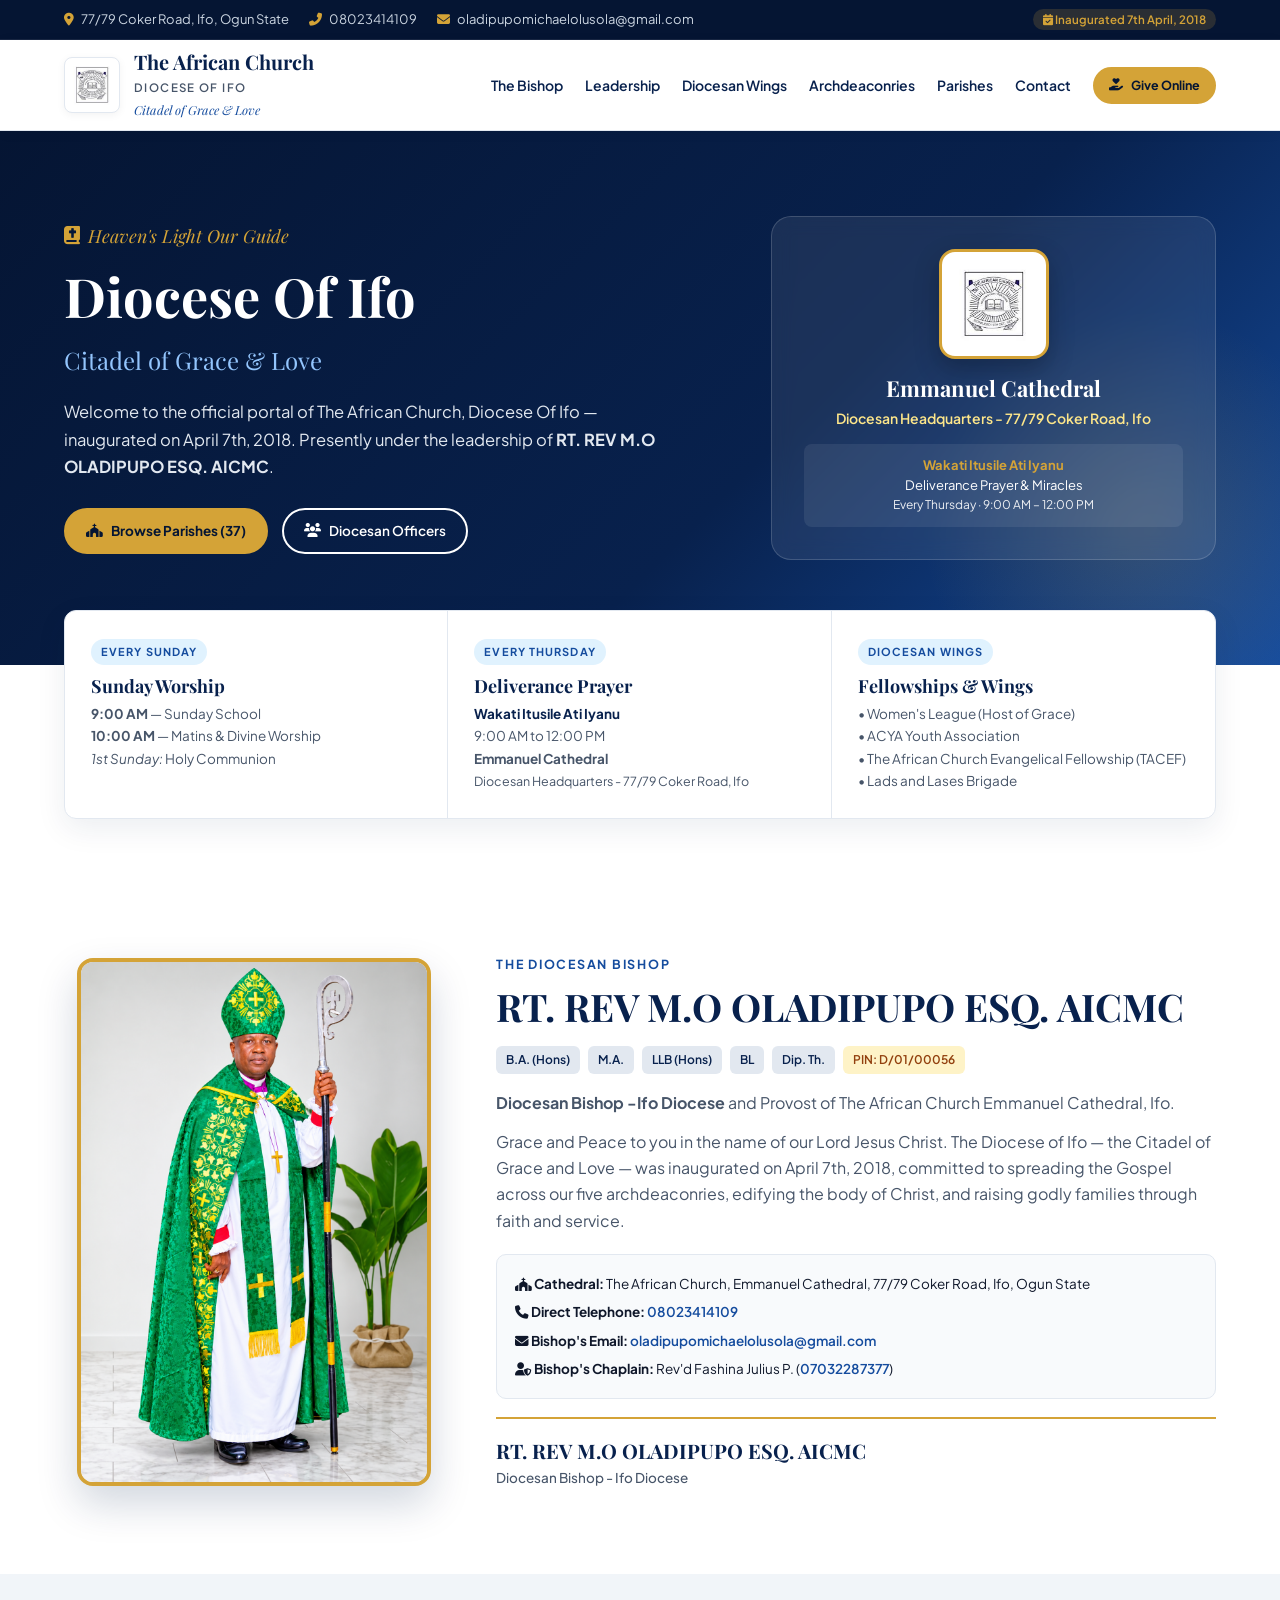
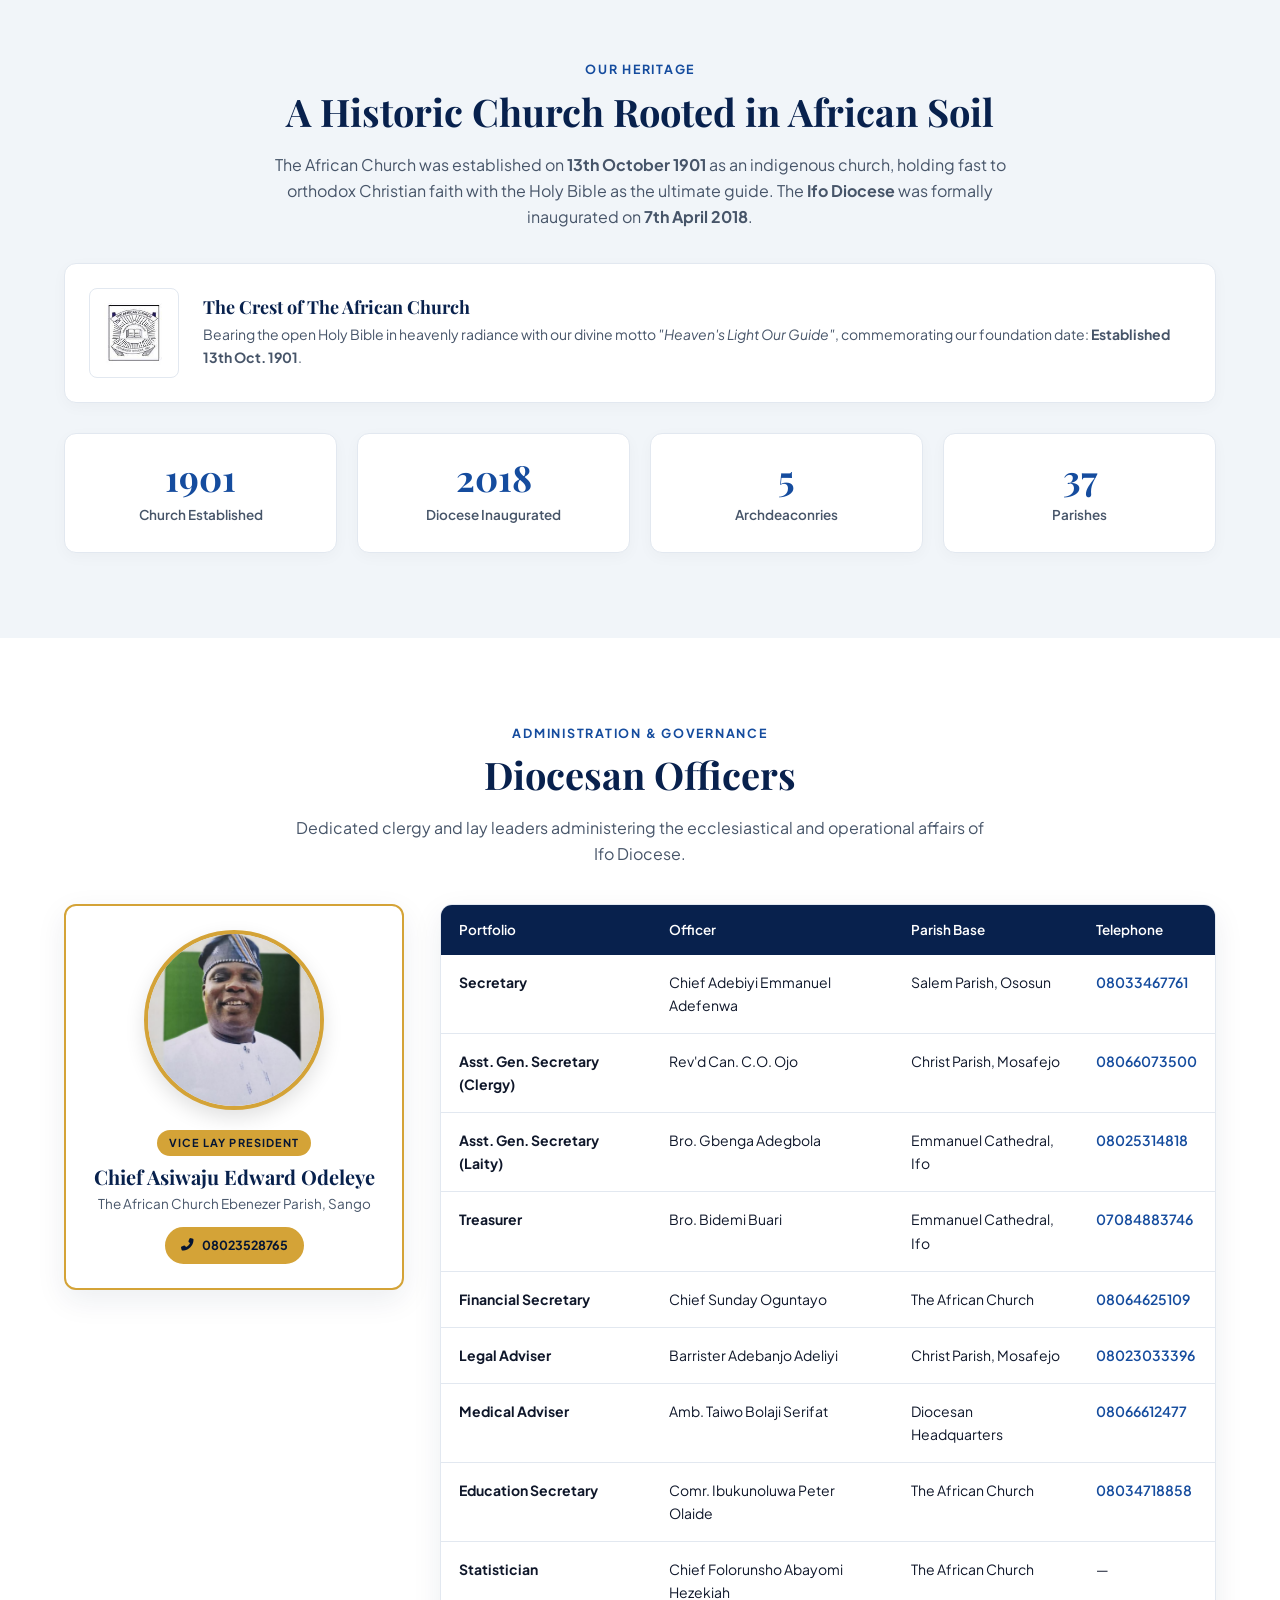
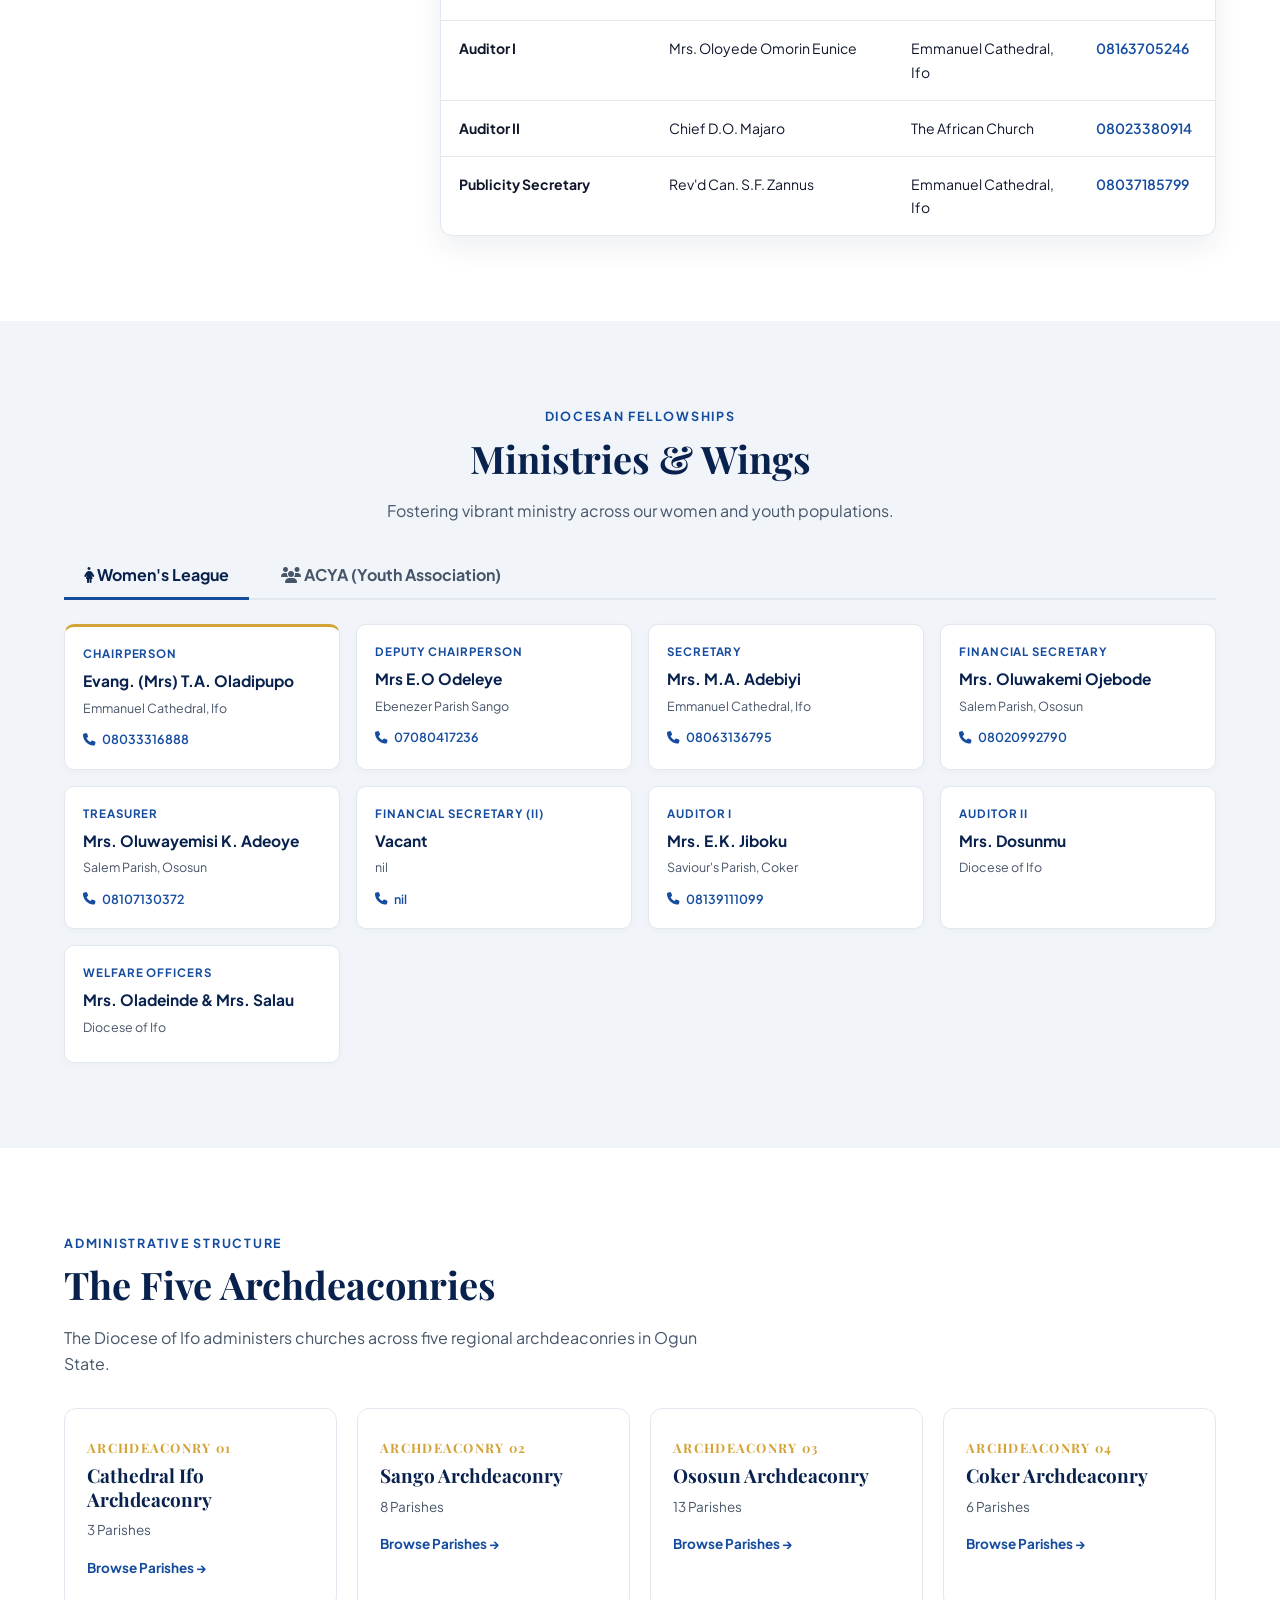
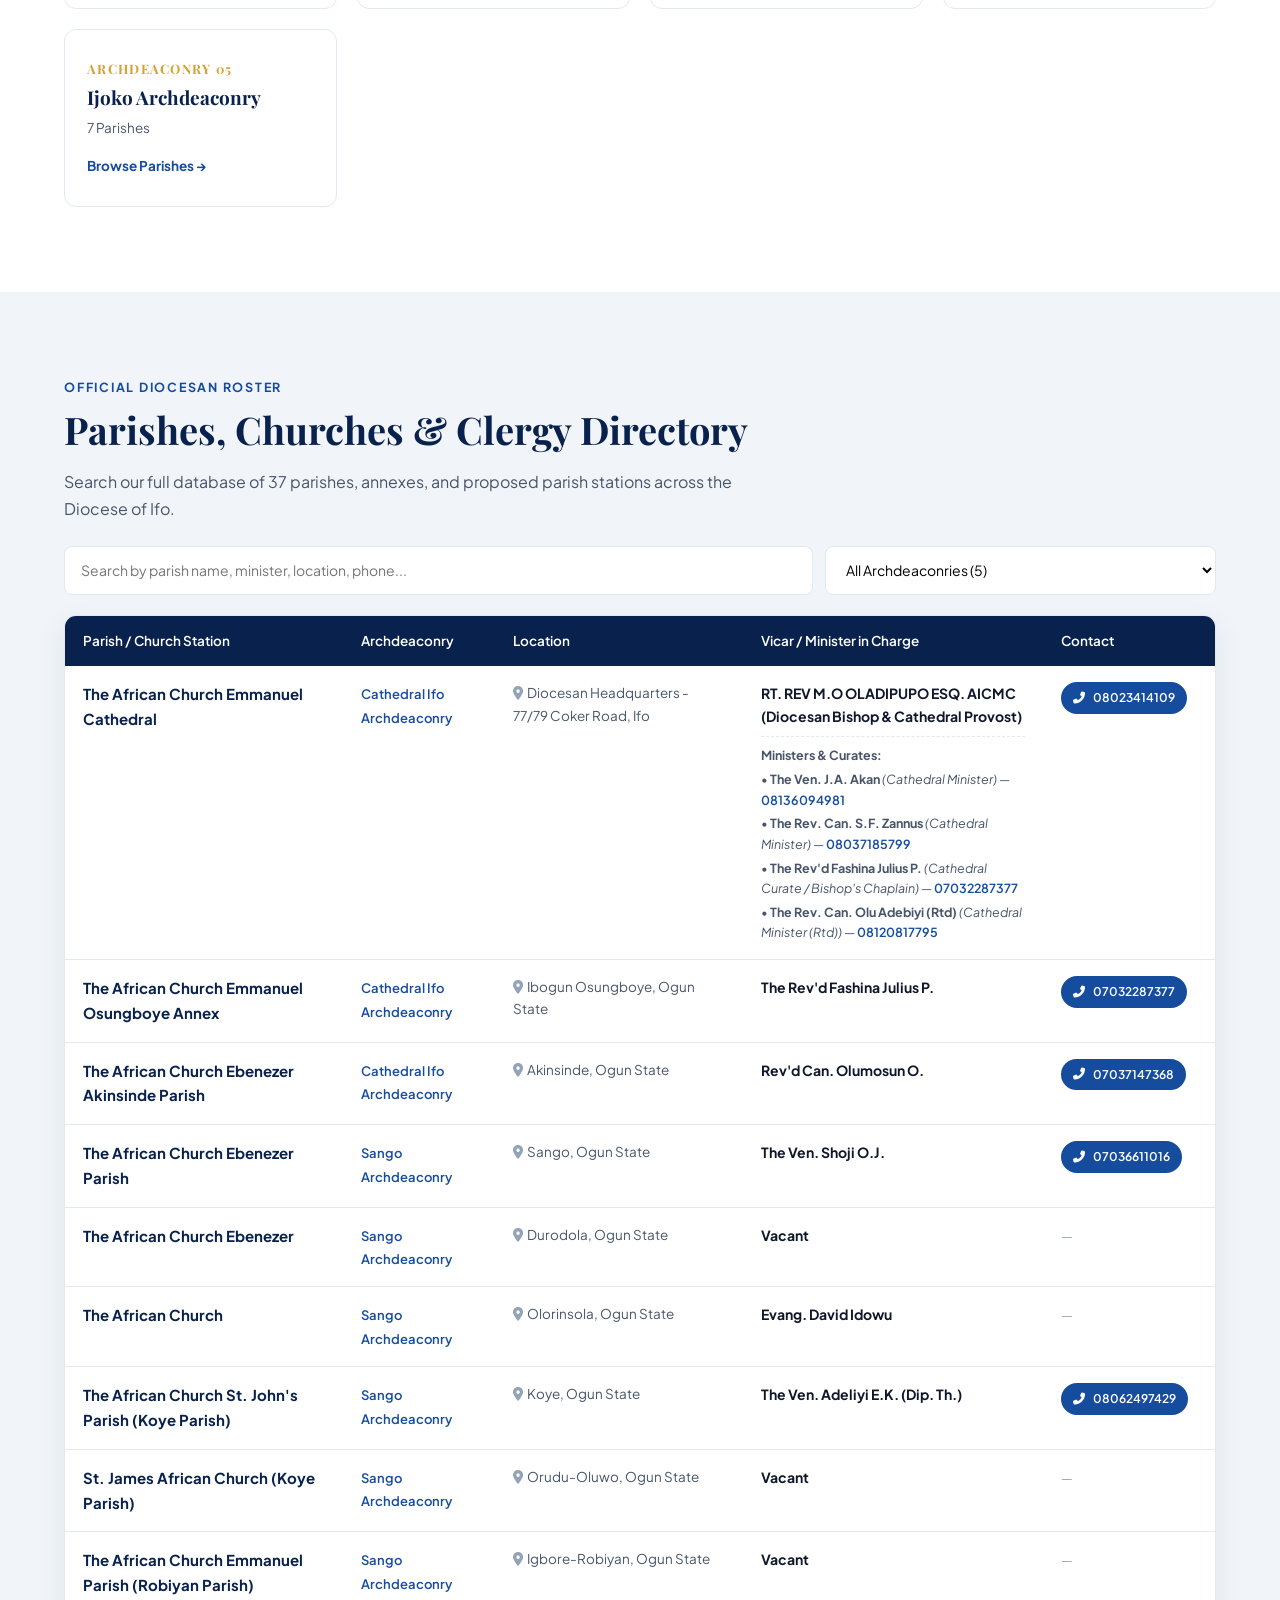
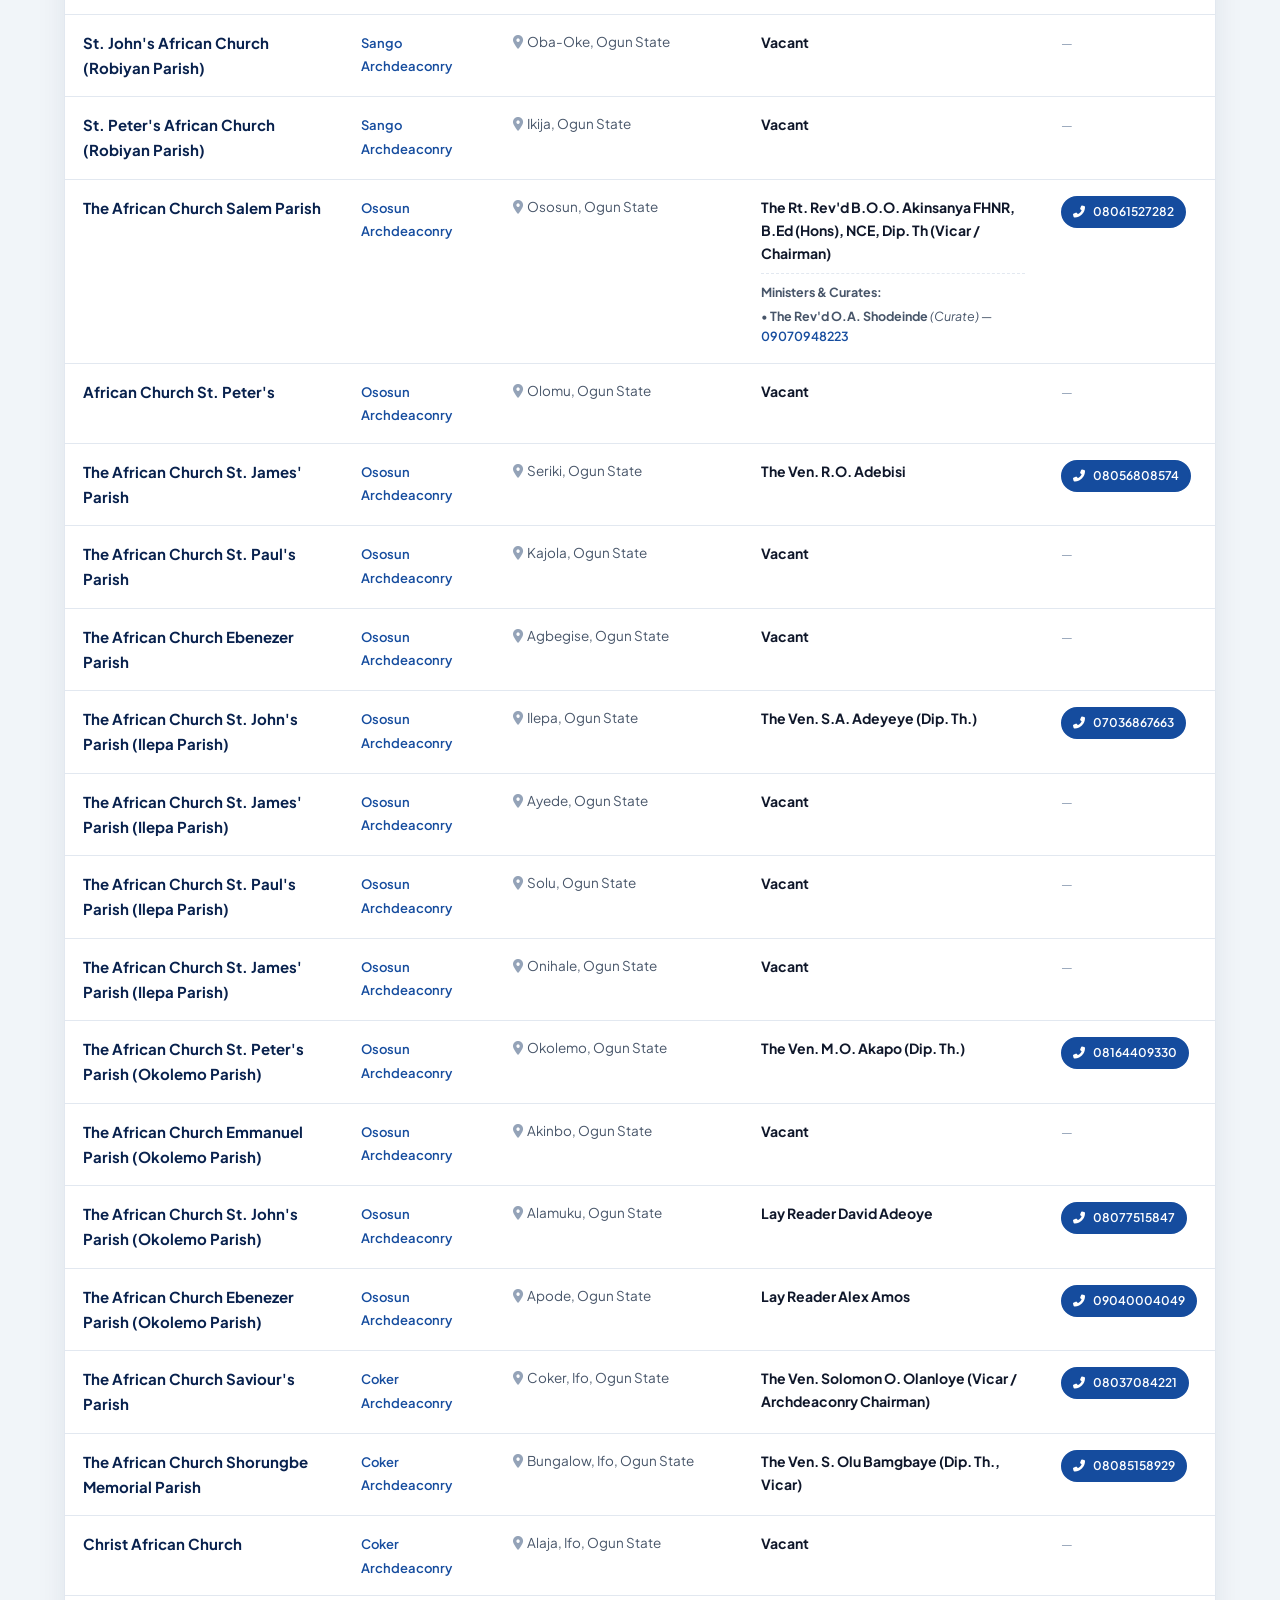
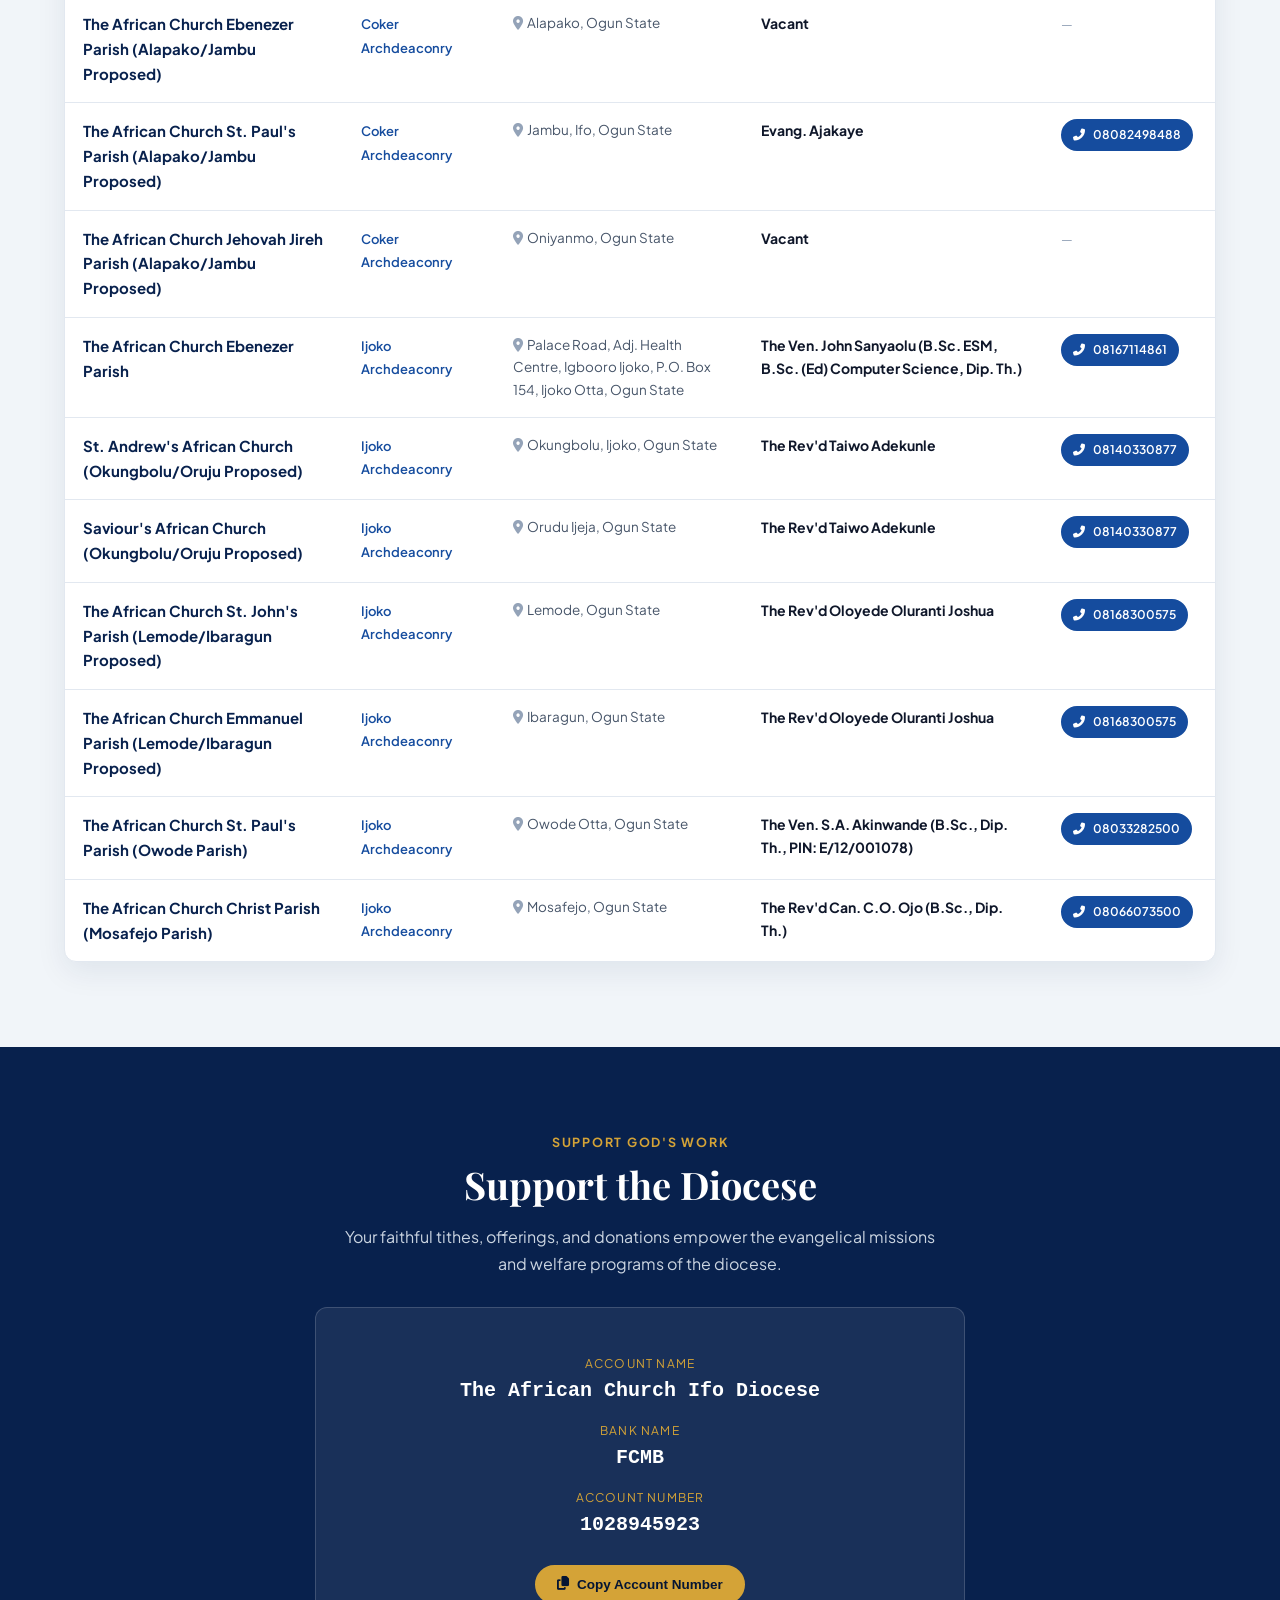
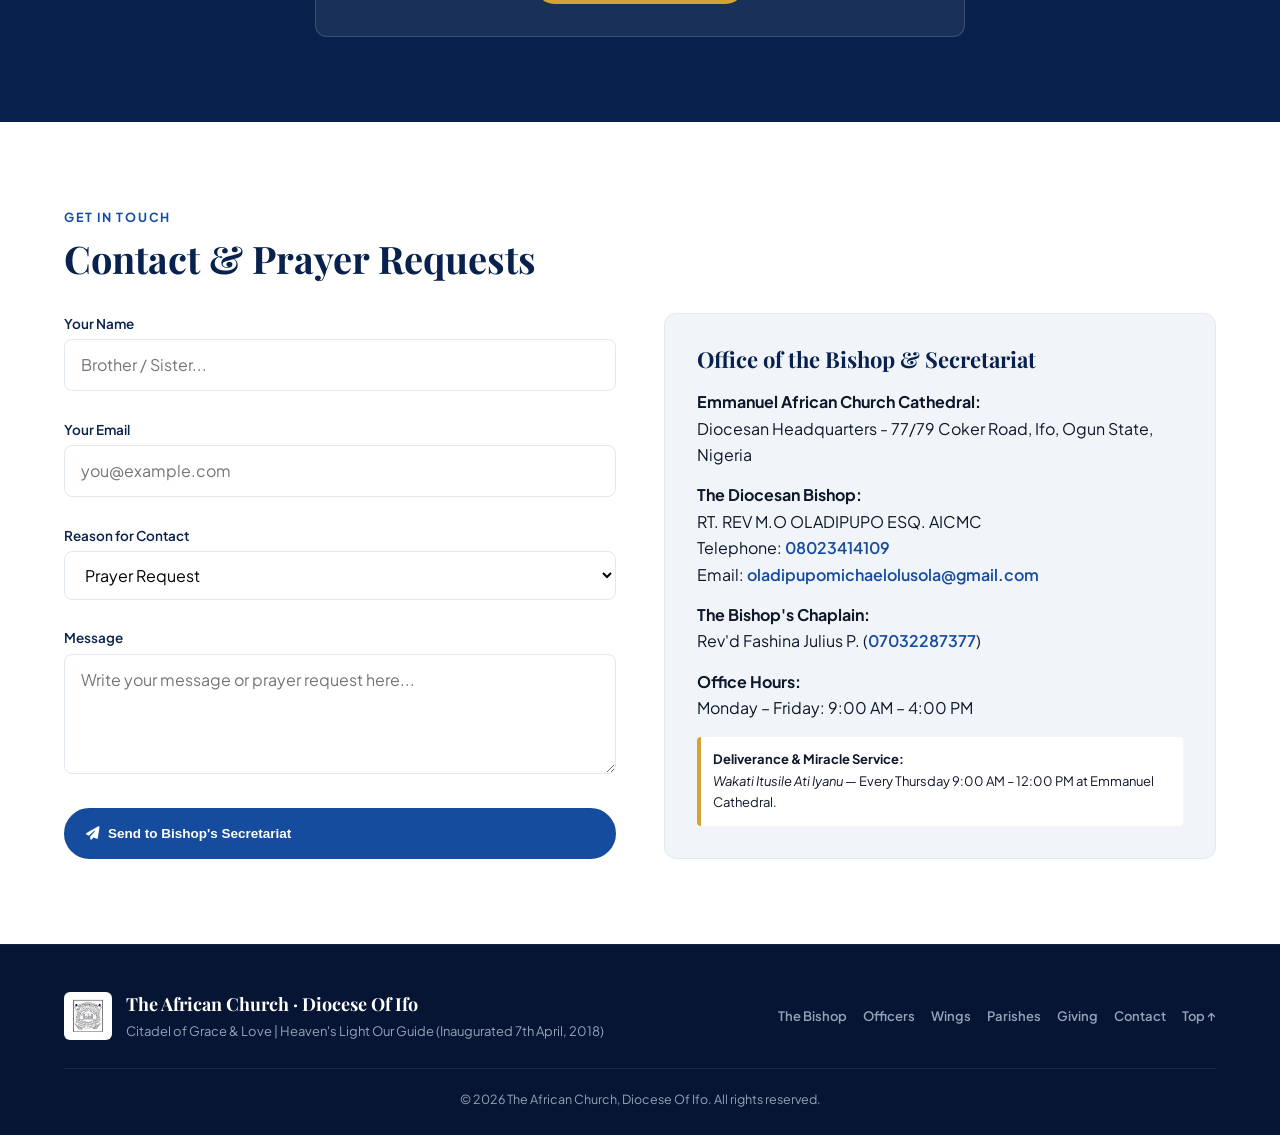
<file: african-church-ifo-diocese/index.html>
<!DOCTYPE html>
<html lang="en">
<head>
  <meta charset="utf-8">
  <meta name="viewport" content="width=device-width, initial-scale=1">
  <title>The African Church · Diocese Of Ifo | Citadel of Grace &amp; Love</title>
  <meta name="description" content="Official website of The African Church, Diocese Of Ifo, Ogun State, Nigeria. Citadel of Grace & Love. Inaugurated April 7th, 2018. Diocesan Bishop: RT. REV M.O OLADIPUPO ESQ. AICMC.">
  
  <!-- Favicon -->
  <link rel="icon" type="image/jpeg" href="logo.jpg">
  
  <!-- Google Fonts & Font Awesome Icons -->
  <link rel="preconnect" href="https://fonts.googleapis.com">
  <link rel="preconnect" href="https://fonts.gstatic.com" crossorigin>
  <link href="https://fonts.googleapis.com/css2?family=Playfair+Display:ital,wght@0,500;0,700;1,400&family=Plus+Jakarta+Sans:wght@400;500;600;700&display=swap" rel="stylesheet">
  <link rel="stylesheet" href="https://cdnjs.cloudflare.com/ajax/libs/font-awesome/6.5.1/css/all.min.css">

  <style>
    :root {
      --navy: #08214d;
      --navy-dark: #051533;
      --blue: #154c9e;
      --blue-light: #2563eb;
      --gold: #d4a337;
      --gold-light: #f59e0b;
      --sky: #f1f5f9;
      --ink: #0f172a;
      --muted: #475569;
      --line: #e2e8f0;
      --white: #ffffff;
      --shadow: 0 10px 30px rgba(8, 33, 77, 0.08);
      --shadow-hover: 0 16px 36px rgba(8, 33, 77, 0.14);
      --radius: 12px;
    }

    * { box-sizing: border-box; margin: 0; padding: 0; }
    html { scroll-behavior: smooth; scroll-padding-top: 80px; }
    body { font-family: 'Plus Jakarta Sans', system-ui, -apple-system, sans-serif; color: var(--ink); background: var(--white); line-height: 1.65; }
    a { color: inherit; text-decoration: none; transition: 0.25s ease; }
    img { max-width: 100%; height: auto; display: block; }
    .container { max-width: 1200px; margin: 0 auto; padding: 0 24px; }
    h1, h2, h3, h4 { font-family: 'Playfair Display', Georgia, serif; line-height: 1.25; }

    /* Top Utility Bar */
    .topbar { background: var(--navy-dark); color: #cbd5e1; font-size: 13px; padding: 9px 0; border-bottom: 1px solid rgba(255,255,255,0.08); }
    .topbar .container { display: flex; justify-content: space-between; align-items: center; flex-wrap: wrap; gap: 10px; }
    .topbar-info { display: flex; gap: 20px; flex-wrap: wrap; }
    .topbar-info a, .topbar-info span { display: inline-flex; align-items: center; gap: 7px; color: #cbd5e1; }
    .topbar-info a:hover { color: var(--gold); }
    .topbar-info i { color: var(--gold); }
    .topbar-badge { background: rgba(212,163,55,0.18); color: var(--gold); padding: 3px 10px; border-radius: 20px; font-weight: 600; font-size: 11.5px; }

    /* Main Navigation Header */
    header { background: var(--white); border-bottom: 1px solid var(--line); position: sticky; top: 0; z-index: 100; box-shadow: 0 2px 14px rgba(0,0,0,0.04); }
    header .container { display: flex; align-items: center; justify-content: space-between; padding-top: 10px; padding-bottom: 10px; }
    .brand { display: flex; align-items: center; gap: 14px; }
    .brand-logo-img { width: 56px; height: 56px; object-fit: contain; border-radius: 8px; background: #fff; padding: 3px; border: 1.5px solid var(--line); box-shadow: 0 2px 8px rgba(0,0,0,0.05); }
    .brand-text b { display: block; font-family: 'Playfair Display', serif; font-size: 20px; color: var(--navy); line-height: 1.15; }
    .brand-text small { color: var(--muted); font-size: 11.5px; letter-spacing: 0.12em; text-transform: uppercase; font-weight: 600; }
    .brand-text .tag { display: block; font-family: 'Playfair Display', serif; font-size: 12.5px; color: var(--blue); font-style: italic; }

    nav ul { display: flex; gap: 22px; list-style: none; font-size: 14px; font-weight: 600; align-items: center; }
    nav a { color: var(--navy); }
    nav a:hover, nav a.active { color: var(--blue-light); }
    .btn { display: inline-flex; align-items: center; gap: 8px; background: var(--blue); color: var(--white); padding: 10px 20px; border-radius: 50px; font-weight: 600; font-size: 13.5px; border: 2px solid var(--blue); cursor: pointer; transition: 0.25s; text-decoration: none; }
    .btn:hover { background: var(--navy); border-color: var(--navy); color: var(--white); transform: translateY(-2px); }
    .btn.gold { background: var(--gold); border-color: var(--gold); color: var(--navy-dark); font-weight: 700; }
    .btn.gold:hover { background: #eab308; border-color: #eab308; }
    .btn.outline { background: transparent; border-color: var(--white); color: var(--white); }
    .btn.outline:hover { background: var(--white); color: var(--navy); }
    .btn.sm { padding: 6px 14px; font-size: 12.5px; }
    .menu-btn { display: none; background: none; border: 0; font-size: 26px; color: var(--navy); cursor: pointer; }

    /* Hero Section */
    .hero { background: linear-gradient(135deg, var(--navy-dark) 0%, var(--navy) 60%, var(--blue) 100%); color: var(--white); padding: 85px 0 105px; position: relative; overflow: hidden; }
    .hero::after { content: ""; position: absolute; right: -80px; bottom: -80px; width: 440px; height: 440px; border-radius: 50%; background: radial-gradient(circle, rgba(212,163,55,0.18) 0%, rgba(255,255,255,0) 70%); }
    .hero-grid { display: grid; grid-template-columns: 1.2fr 0.8fr; gap: 40px; align-items: center; position: relative; z-index: 2; }
    .hero-motto { color: var(--gold); font-family: 'Playfair Display', serif; font-size: 18px; font-style: italic; margin-bottom: 12px; display: inline-flex; align-items: center; gap: 8px; }
    .hero h1 { font-size: clamp(34px, 4.8vw, 54px); margin-bottom: 10px; color: var(--white); }
    .hero-tagline { font-family: 'Playfair Display', serif; font-size: 24px; color: #93c5fd; margin-bottom: 18px; }
    .hero p.lead { font-size: 16.5px; color: #e2e8f0; margin-bottom: 28px; max-width: 620px; }
    .hero-actions { display: flex; gap: 14px; flex-wrap: wrap; }
    .hero-card { background: rgba(255, 255, 255, 0.08); backdrop-filter: blur(10px); border: 1px solid rgba(255, 255, 255, 0.16); border-radius: 20px; padding: 32px; text-align: center; }
    .hero-crest-img { width: 110px; height: 110px; object-fit: contain; background: var(--white); border-radius: 16px; margin: 0 auto 16px; padding: 8px; border: 3px solid var(--gold); box-shadow: 0 10px 25px rgba(0,0,0,0.25); }

    /* Floating Service Times Bar */
    .times-bar { margin-top: -55px; position: relative; z-index: 10; margin-bottom: 50px; }
    .times-grid { display: grid; grid-template-columns: repeat(auto-fit, minmax(260px, 1fr)); background: var(--white); border-radius: var(--radius); box-shadow: var(--shadow); overflow: hidden; border: 1px solid var(--line); }
    .time-cell { padding: 26px; border-right: 1px solid var(--line); }
    .time-cell:last-child { border-right: none; }
    .time-cell-badge { display: inline-block; background: #e0f2fe; color: var(--blue); font-size: 11px; font-weight: 700; text-transform: uppercase; letter-spacing: 0.1em; padding: 4px 10px; border-radius: 20px; margin-bottom: 10px; }
    .time-cell h3 { font-size: 18px; color: var(--navy); margin-bottom: 6px; }
    .time-cell p { font-size: 13.5px; color: var(--muted); }

    /* Sections Shared */
    section { padding: 85px 0; }
    .alt-bg { background: var(--sky); }
    .dark-bg { background: var(--navy); color: var(--white); }
    .eyebrow { color: var(--blue); font-weight: 700; font-size: 12.5px; letter-spacing: 0.14em; text-transform: uppercase; margin-bottom: 8px; display: block; }
    .dark-bg .eyebrow { color: var(--gold); }
    .section-title { font-size: clamp(28px, 3.2vw, 38px); color: var(--navy); margin-bottom: 16px; }
    .dark-bg .section-title { color: var(--white); }

    /* Bishop Section */
    .two-col { display: grid; grid-template-columns: 380px 1fr; gap: 52px; align-items: center; }
    .portrait-box { 
      position: relative; 
      border-radius: 16px; 
      overflow: hidden; 
      box-shadow: 0 18px 40px rgba(8, 33, 77, 0.18); 
      border: 4px solid var(--gold); 
      background: #f8fafc;
      max-width: 380px;
      margin: 0 auto;
    }
    .portrait-box img { 
      width: 100%; 
      height: auto; 
      max-height: 520px;
      object-fit: contain; 
      display: block; 
      transition: transform 0.3s ease;
    }
    .portrait-box:hover img { transform: scale(1.01); }
    .bishop-creds { display: flex; flex-wrap: wrap; gap: 8px; margin: 16px 0; }
    .cred-tag { background: #e2e8f0; color: var(--navy); padding: 4px 10px; border-radius: 6px; font-size: 12px; font-weight: 600; }
    .bishop-contact-box { background: #f8fafc; border: 1px solid var(--line); border-radius: 10px; padding: 18px; margin-top: 20px; font-size: 13.5px; }
    .bishop-contact-box a { color: var(--blue); font-weight: 600; }
    .bishop-sig { font-family: 'Playfair Display', serif; font-size: 20px; color: var(--navy); font-weight: 700; margin-top: 18px; padding-top: 15px; border-top: 2px solid var(--gold); }

    /* Officers Section */
    .officers-grid { display: grid; grid-template-columns: 340px 1fr; gap: 36px; align-items: start; margin-top: 36px; }
    .vlp-card { background: var(--white); border: 2px solid var(--gold); border-radius: var(--radius); padding: 24px; text-align: center; box-shadow: var(--shadow); position: sticky; top: 100px; }
    .vlp-photo-box { width: 180px; height: 180px; margin: 0 auto 18px; border-radius: 50%; overflow: hidden; border: 4px solid var(--gold); box-shadow: 0 8px 20px rgba(0,0,0,0.12); background: #eee; }
    .vlp-photo-box img { width: 100%; height: 100%; object-fit: cover; }
    .vlp-badge { display: inline-block; background: var(--gold); color: var(--navy-dark); font-weight: 700; font-size: 11px; text-transform: uppercase; letter-spacing: 0.1em; padding: 4px 12px; border-radius: 20px; margin-bottom: 8px; }
    .officers-table-box { background: var(--white); border: 1px solid var(--line); border-radius: var(--radius); box-shadow: var(--shadow); overflow: hidden; }

    /* Wings Tabs Section */
    .wings-tabs { display: flex; gap: 12px; border-bottom: 2px solid var(--line); margin-bottom: 24px; }
    .tab-btn { background: none; border: none; font-family: inherit; font-size: 16px; font-weight: 700; color: var(--muted); padding: 12px 20px; cursor: pointer; border-bottom: 3px solid transparent; margin-bottom: -2px; transition: 0.2s; }
    .tab-btn.active { color: var(--navy); border-bottom-color: var(--blue); }
    .tab-pane { display: none; }
    .tab-pane.active { display: block; }
    .roster-grid { display: grid; grid-template-columns: repeat(auto-fill, minmax(260px, 1fr)); gap: 16px; }
    .roster-card { background: var(--white); border: 1px solid var(--line); border-radius: 10px; padding: 18px; box-shadow: 0 2px 8px rgba(0,0,0,0.03); }
    .roster-role { font-size: 11.5px; text-transform: uppercase; letter-spacing: 0.08em; color: var(--blue); font-weight: 700; margin-bottom: 4px; display: block; }
    .roster-name { font-size: 15.5px; font-weight: 700; color: var(--navy); margin-bottom: 4px; }
    .roster-parish { font-size: 12.5px; color: var(--muted); margin-bottom: 6px; }
    .roster-phone { font-size: 12.5px; color: var(--blue); font-weight: 600; display: inline-flex; align-items: center; gap: 6px; }

    /* Heritage Banner */
    .crest-banner { display: flex; align-items: center; gap: 24px; background: var(--white); border: 1px solid var(--line); border-radius: var(--radius); padding: 24px; margin-top: 32px; box-shadow: 0 4px 15px rgba(0,0,0,0.03); }
    .crest-banner-img { width: 90px; height: 90px; object-fit: contain; background: #fff; padding: 6px; border-radius: 8px; border: 1px solid var(--line); flex-shrink: 0; }

    /* Stats Bar */
    .stats-row { display: grid; grid-template-columns: repeat(auto-fit, minmax(180px, 1fr)); gap: 20px; margin-top: 30px; }
    .stat-card { background: var(--white); border: 1px solid var(--line); border-radius: var(--radius); padding: 24px; text-align: center; box-shadow: 0 4px 15px rgba(0,0,0,0.03); }
    .stat-card b { display: block; font-family: 'Playfair Display', serif; font-size: 36px; color: var(--blue); line-height: 1.1; margin-bottom: 4px; }
    .stat-card span { font-size: 13.5px; color: var(--muted); font-weight: 600; }

    /* Archdeaconries Cards */
    .cards-grid { display: grid; grid-template-columns: repeat(auto-fit, minmax(220px, 1fr)); gap: 20px; margin-top: 30px; }
    .arch-card { background: var(--white); border: 1px solid var(--line); border-radius: var(--radius); padding: 28px 22px; transition: 0.3s; position: relative; }
    .arch-card:hover { transform: translateY(-5px); box-shadow: var(--shadow-hover); border-color: var(--blue); }
    .arch-num { font-family: 'Playfair Display', serif; font-size: 13px; color: var(--gold); font-weight: 700; letter-spacing: 0.1em; display: block; margin-bottom: 6px; }
    .arch-card h3 { font-size: 19px; color: var(--navy); margin-bottom: 8px; }
    .arch-card p { font-size: 13.5px; color: var(--muted); margin-bottom: 12px; }
    .arch-card a { font-size: 13.5px; font-weight: 700; color: var(--blue); display: inline-flex; align-items: center; gap: 4px; }

    /* Parishes Directory & Live Filter */
    .filter-bar { display: flex; gap: 12px; margin-top: 24px; margin-bottom: 20px; flex-wrap: wrap; }
    .filter-bar input, .filter-bar select { padding: 12px 16px; border: 1px solid var(--line); border-radius: 8px; font: inherit; background: var(--white); font-size: 14px; outline: none; transition: 0.2s; }
    .filter-bar input { flex: 2; min-width: 260px; }
    .filter-bar select { flex: 1; min-width: 200px; }
    .filter-bar input:focus, .filter-bar select:focus { border-color: var(--blue); box-shadow: 0 0 0 3px rgba(37,99,235,0.12); }
    .table-box { overflow-x: auto; background: var(--white); border-radius: var(--radius); border: 1px solid var(--line); box-shadow: var(--shadow); }
    table { width: 100%; border-collapse: collapse; text-align: left; }
    th { background: var(--navy); color: var(--white); padding: 14px 18px; font-size: 13.5px; font-weight: 600; white-space: nowrap; }
    td { padding: 16px 18px; font-size: 14px; border-bottom: 1px solid var(--line); vertical-align: top; }
    tr:last-child td { border-bottom: none; }
    tr:hover td { background: #f8fafc; }
    .empty-state { padding: 40px; text-align: center; color: var(--muted); display: none; }

    /* Giving Section */
    .give-box { background: rgba(255,255,255,0.07); border: 1px solid rgba(255,255,255,0.16); border-radius: var(--radius); padding: 32px; max-width: 650px; margin: 30px auto 0; }
    .give-dl dt { font-size: 12px; text-transform: uppercase; letter-spacing: 0.1em; color: var(--gold); margin-top: 14px; }
    .give-dl dd { font-size: 20px; font-weight: 700; color: var(--white); font-family: monospace; }

    /* Contact Section */
    .contact-grid { display: grid; grid-template-columns: 1fr 1fr; gap: 48px; margin-top: 30px; }
    form { display: grid; gap: 16px; }
    label { font-size: 13.5px; font-weight: 600; color: var(--navy); margin-bottom: 4px; display: block; }
    input, textarea, select { width: 100%; padding: 12px 16px; border: 1px solid var(--line); border-radius: 8px; font: inherit; background: var(--white); }
    input:focus, textarea:focus, select:focus { outline: none; border-color: var(--blue); box-shadow: 0 0 0 3px rgba(37,99,235,0.12); }
    textarea { min-height: 120px; resize: vertical; }

    /* Footer */
    footer { background: var(--navy-dark); color: #94a3b8; font-size: 13.5px; padding: 45px 0 25px; border-top: 1px solid rgba(255,255,255,0.06); }
    .footer-content { display: flex; justify-content: space-between; align-items: center; flex-wrap: wrap; gap: 20px; padding-bottom: 25px; border-bottom: 1px solid rgba(255,255,255,0.08); }
    .footer-brand { display: flex; align-items: center; gap: 14px; }
    .footer-logo-img { width: 48px; height: 48px; object-fit: contain; background: #fff; padding: 2px; border-radius: 6px; }
    .footer-bottom { padding-top: 20px; text-align: center; font-size: 12.5px; }

    /* Responsive Media Queries */
    @media (max-width: 900px) {
      .menu-btn { display: block; }
      nav { display: none; position: absolute; top: 100%; left: 0; right: 0; background: var(--white); border-bottom: 1px solid var(--line); padding: 20px; box-shadow: var(--shadow); }
      nav.open { display: block; }
      nav ul { flex-direction: column; gap: 16px; align-items: flex-start; }
      .hero-grid, .two-col, .officers-grid, .contact-grid { grid-template-columns: 1fr; }
      .hero { padding: 60px 0 80px; }
      .portrait-box { max-width: 340px; margin: 0 auto; }
      .vlp-card { position: static; max-width: 400px; margin: 0 auto; }
      .topbar { display: none; }
      .crest-banner { flex-direction: column; text-align: center; }
    }
  </style>
</head>
<body id="top">

  <!-- Top Utility Bar -->
  <div class="topbar">
    <div class="container">
      <div class="topbar-info">
        <span><i class="fas fa-map-marker-alt"></i> 77/79 Coker Road, Ifo, Ogun State</span>
        <a href="tel:08023414109"><i class="fas fa-phone-alt"></i> 08023414109</a>
        <a href="mailto:oladipupomichaelolusola@gmail.com"><i class="fas fa-envelope"></i> oladipupomichaelolusola@gmail.com</a>
      </div>
      <div>
        <span class="topbar-badge"><i class="fas fa-calendar-check"></i> Inaugurated 7th April, 2018</span>
      </div>
    </div>
  </div>

  <!-- Header Navigation -->
  <header>
    <div class="container">
      <a class="brand" href="#top">
        <img src="logo.jpg" alt="The African Church Crest" class="brand-logo-img">
        <div class="brand-text">
          <b>The African Church</b>
          <small>Diocese Of Ifo</small>
          <span class="tag">Citadel of Grace &amp; Love</span>
        </div>
      </a>
      <nav id="mainNav">
        <ul>
          <li><a href="#about">The Bishop</a></li>
          <li><a href="#officers">Leadership</a></li>
          <li><a href="#wings">Diocesan Wings</a></li>
          <li><a href="#archdeaconries">Archdeaconries</a></li>
          <li><a href="#parishes">Parishes</a></li>
          <li><a href="#contact">Contact</a></li>
          <li><a class="btn gold sm" href="#give"><i class="fas fa-hand-holding-heart"></i> Give Online</a></li>
        </ul>
      </nav>
      <button class="menu-btn" id="menuToggle" aria-label="Toggle navigation">
        <i class="fas fa-bars"></i>
      </button>
    </div>
  </header>

  <!-- Hero Section -->
  <section class="hero">
    <div class="container hero-grid">
      <div>
        <p class="hero-motto"><i class="fas fa-bible"></i> Heaven's Light Our Guide</p>
        <h1> Diocese Of Ifo </h1>
        <p class="hero-tagline">Citadel of Grace &amp; Love</p>
        <p class="lead">Welcome to the official portal of The African Church, Diocese Of Ifo — inaugurated on April 7th, 2018. Presently under the leadership of <strong>RT. REV M.O OLADIPUPO ESQ. AICMC</strong>.</p>
        <div class="hero-actions">
          <a class="btn gold" href="#parishes"><i class="fas fa-church"></i> Browse Parishes (37)</a>
          <a class="btn outline" href="#officers"><i class="fas fa-users"></i> Diocesan Officers</a>
        </div>
      </div>
      <div>
        <div class="hero-card">
          <img src="logo.jpg" alt="The African Church Crest" class="hero-crest-img">
          <h3 style="font-size:22px; margin-bottom:4px;">Emmanuel Cathedral</h3>
          <p style="font-size:14px; color:#fde68a; font-weight:600; margin-bottom:14px;">Diocesan Headquarters - 77/79 Coker Road, Ifo</p>
          <div style="font-size:13px; background:rgba(255,255,255,0.08); padding:12px; border-radius:8px; line-height:1.5;">
            <strong style="color:var(--gold);">Wakati Itusile Ati Iyanu</strong><br>
            <span>Deliverance Prayer &amp; Miracles</span><br>
            <span style="font-size:12px; opacity:0.9;">Every Thursday · 9:00 AM – 12:00 PM</span>
          </div>
        </div>
      </div>
    </div>
  </section>

  <!-- Service Times Floating Bar -->
  <div class="container times-bar">
    <div class="times-grid">
      <div class="time-cell">
        <span class="time-cell-badge">Every Sunday</span>
        <h3>Sunday Worship</h3>
        <p><strong>9:00 AM</strong> — Sunday School<br><strong>10:00 AM</strong> — Matins &amp; Divine Worship<br><em>1st Sunday:</em> Holy Communion</p>
      </div>
      <div class="time-cell">
        <span class="time-cell-badge">Every Thursday</span>
        <h3>Deliverance Prayer</h3>
        <p><strong style="color:var(--navy)">Wakati Itusile Ati Iyanu</strong><br>9:00 AM to 12:00 PM<br><strong>Emmanuel Cathedral</strong><br><span style="font-size:12.5px; color:var(--muted)">Diocesan Headquarters - 77/79 Coker Road, Ifo</span></p>
      </div>
      <div class="time-cell">
        <span class="time-cell-badge">Diocesan Wings</span>
        <h3>Fellowships &amp; Wings</h3>
        <p>• Women's League (Host of Grace)<br>• ACYA Youth Association<br>• The African Church Evangelical Fellowship (TACEF)<br>• Lads and Lases Brigade</p>
      </div>
    </div>
  </div>

  <!-- Bishop Profile Section -->
  <section id="about">
    <div class="container two-col">
      <div class="portrait-box">
        <img src="bishop.png" alt="RT. REV M.O OLADIPUPO ESQ. AICMC - Diocesan Bishop">
      </div>
      <div>
        <span class="eyebrow">The Diocesan Bishop</span>
        <h2 class="section-title">RT. REV M.O OLADIPUPO ESQ. AICMC</h2>
        
        <div class="bishop-creds">
          <span class="cred-tag">B.A. (Hons)</span>
          <span class="cred-tag">M.A.</span>
          <span class="cred-tag">LLB (Hons)</span>
          <span class="cred-tag">BL</span>
          <span class="cred-tag">Dip. Th.</span>
          <span class="cred-tag" style="background:#fef3c7; color:#92400e;">PIN: D/01/00056</span>
        </div>

        <p style="margin-bottom:12px; color:var(--muted)"><strong>Diocesan Bishop -Ifo Diocese</strong> and Provost of The African Church Emmanuel Cathedral, Ifo.</p>
        <p style="margin-bottom:12px; color:var(--muted)">Grace and Peace to you in the name of our Lord Jesus Christ. The Diocese of Ifo — the Citadel of Grace and Love — was inaugurated on April 7th, 2018, committed to spreading the Gospel across our five archdeaconries, edifying the body of Christ, and raising godly families through faith and service.</p>

        <div class="bishop-contact-box">
          <p><strong><i class="fas fa-church"></i> Cathedral:</strong> The African Church, Emmanuel Cathedral, 77/79 Coker Road, Ifo, Ogun State</p>
          <p style="margin-top:6px;"><strong><i class="fas fa-phone"></i> Direct Telephone:</strong> <a href="tel:08023414109">08023414109</a></p>
          <p style="margin-top:6px;"><strong><i class="fas fa-envelope"></i> Bishop's Email:</strong> <a href="mailto:oladipupomichaelolusola@gmail.com">oladipupomichaelolusola@gmail.com</a></p>
          <p style="margin-top:6px;"><strong><i class="fas fa-user-shield"></i> Bishop's Chaplain:</strong> Rev'd Fashina Julius P. (<a href="tel:07032287377">07032287377</a>)</p>
        </div>

        <div class="bishop-sig">
          RT. REV M.O OLADIPUPO ESQ. AICMC
          <div style="font-family:'Plus Jakarta Sans',sans-serif; font-size:13.5px; font-weight:500; color:var(--muted);">Diocesan Bishop - Ifo Diocese</div>
        </div>
      </div>
    </div>
  </section>

  <!-- Heritage & Stats -->
  <section class="alt-bg">
    <div class="container">
      <div style="max-width:760px; margin:0 auto; text-align:center;">
        <span class="eyebrow">Our Heritage</span>
        <h2 class="section-title">A Historic Church Rooted in African Soil</h2>
        <p style="color:var(--muted)">The African Church was established on <strong>13th October 1901</strong> as an indigenous church, holding fast to orthodox Christian faith with the Holy Bible as the ultimate guide. The <strong>Ifo Diocese</strong> was formally inaugurated on <strong>7th April 2018</strong>.</p>
      </div>

      <div class="crest-banner">
        <img src="logo.jpg" alt="The African Church Crest" class="crest-banner-img">
        <div>
          <h4 style="font-size:18px; color:var(--navy); margin-bottom:4px;">The Crest of The African Church</h4>
          <p style="font-size:14px; color:var(--muted); margin:0;">Bearing the open Holy Bible in heavenly radiance with our divine motto <em>"Heaven's Light Our Guide"</em>, commemorating our foundation date: <strong>Established 13th Oct. 1901</strong>.</p>
        </div>
      </div>

      <div class="stats-row">
        <div class="stat-card"><b>1901</b><span>Church Established</span></div>
        <div class="stat-card"><b>2018</b><span>Diocese Inaugurated</span></div>
        <div class="stat-card"><b>5</b><span>Archdeaconries</span></div>
        <div class="stat-card"><b>37</b><span>Parishes</span></div>
      </div>
    </div>
  </section>

  <!-- Diocesan Officers & Leadership Section -->
  <section id="officers">
    <div class="container">
      <div style="text-align:center; max-width:700px; margin:0 auto 20px;">
        <span class="eyebrow">Administration &amp; Governance</span>
        <h2 class="section-title">Diocesan Officers</h2>
        <p style="color:var(--muted);">Dedicated clergy and lay leaders administering the ecclesiastical and operational affairs of Ifo Diocese.</p>
      </div>

      <div class="officers-grid">
        <!-- Featured Card: Vice Lay President -->
        <div class="vlp-card">
          <div class="vlp-photo-box">
            <img src="vice_lay_president.jpg" alt="Chief Asiwaju Edward Odeleye - Vice Lay President" onerror="this.src='logo.jpg'">
          </div>
          <span class="vlp-badge">Vice Lay President</span>
          <h3 style="font-size:20px; color:var(--navy); margin-bottom:4px;">Chief Asiwaju Edward Odeleye</h3>
          <p style="font-size:13.5px; color:var(--muted); margin-bottom:12px;">The African Church Ebenezer Parish, Sango</p>
          <a class="btn sm gold" href="tel:08023528765"><i class="fas fa-phone-alt"></i> 08023528765</a>
        </div>

        <!-- Table of Officers -->
        <div class="officers-table-box">
          <table>
            <thead>
              <tr>
                <th>Portfolio</th>
                <th>Officer</th>
                <th>Parish Base</th>
                <th>Telephone</th>
              </tr>
            </thead>
            <tbody>
              <tr>
                <td><strong>Secretary</strong></td>
                <td>Chief Adebiyi Emmanuel Adefenwa</td>
                <td>Salem Parish, Ososun</td>
                <td><a href="tel:08033467761" style="color:var(--blue); font-weight:600;">08033467761</a></td>
              </tr>
              <tr>
                <td><strong>Asst. Gen. Secretary (Clergy)</strong></td>
                <td>Rev'd Can. C.O. Ojo</td>
                <td>Christ Parish, Mosafejo</td>
                <td><a href="tel:08066073500" style="color:var(--blue); font-weight:600;">08066073500</a></td>
              </tr>
              <tr>
                <td><strong>Asst. Gen. Secretary (Laity)</strong></td>
                <td>Bro. Gbenga Adegbola</td>
                <td>Emmanuel Cathedral, Ifo</td>
                <td><a href="tel:08025314818" style="color:var(--blue); font-weight:600;">08025314818</a></td>
              </tr>
              <tr>
                <td><strong>Treasurer</strong></td>
                <td>Bro. Bidemi Buari</td>
                <td>Emmanuel Cathedral, Ifo</td>
                <td><a href="tel:07084883746" style="color:var(--blue); font-weight:600;">07084883746</a></td>
              </tr>
              <tr>
                <td><strong>Financial Secretary</strong></td>
                <td>Chief Sunday Oguntayo</td>
                <td>The African Church</td>
                <td><a href="tel:08064625109" style="color:var(--blue); font-weight:600;">08064625109</a></td>
              </tr>
              <tr>
                <td><strong>Legal Adviser</strong></td>
                <td>Barrister Adebanjo Adeliyi</td>
                <td>Christ Parish, Mosafejo</td>
                <td><a href="tel:08023033396" style="color:var(--blue); font-weight:600;">08023033396</a></td>
              </tr>
              <tr>
                <td><strong>Medical Adviser</strong></td>
                <td>Amb. Taiwo Bolaji Serifat</td>
                <td>Diocesan Headquarters</td>
                <td><a href="tel:08066612477" style="color:var(--blue); font-weight:600;">08066612477</a></td>
              </tr>
              <tr>
                <td><strong>Education Secretary</strong></td>
                <td>Comr. Ibukunoluwa Peter Olaide</td>
                <td>The African Church</td>
                <td><a href="tel:08034718858" style="color:var(--blue); font-weight:600;">08034718858</a></td>
              </tr>
              <tr>
                <td><strong>Statistician</strong></td>
                <td>Chief Folorunsho Abayomi Hezekiah</td>
                <td>The African Church</td>
                <td>—</td>
              </tr>
              <tr>
                <td><strong>Auditor I</strong></td>
                <td>Mrs. Oloyede Omorin Eunice</td>
                <td>Emmanuel Cathedral, Ifo</td>
                <td><a href="tel:08163705246" style="color:var(--blue); font-weight:600;">08163705246</a></td>
              </tr>
              <tr>
                <td><strong>Auditor II</strong></td>
                <td>Chief D.O. Majaro</td>
                <td>The African Church</td>
                <td><a href="tel:08023380914" style="color:var(--blue); font-weight:600;">08023380914</a></td>
              </tr>
              <tr>
                <td><strong>Publicity Secretary</strong></td>
                <td>Rev'd Can. S.F. Zannus</td>
                <td>Emmanuel Cathedral, Ifo</td>
                <td><a href="tel:08037185799" style="color:var(--blue); font-weight:600;">08037185799</a></td>
              </tr>
            </tbody>
          </table>
        </div>
      </div>
    </div>
  </section>

  <!-- Diocesan Wings: Women's League & ACYA -->
  <section id="wings" class="alt-bg">
    <div class="container">
      <div style="text-align:center; max-width:700px; margin:0 auto 28px;">
        <span class="eyebrow">Diocesan Fellowships</span>
        <h2 class="section-title">Ministries &amp; Wings</h2>
        <p style="color:var(--muted);">Fostering vibrant ministry across our women and youth populations.</p>
      </div>

      <div class="wings-tabs">
        <button class="tab-btn active" onclick="switchTab('womensLeague', this)"><i class="fas fa-female"></i> Women's League</button>
        <button class="tab-btn" onclick="switchTab('acya', this)"><i class="fas fa-users"></i> ACYA (Youth Association)</button>
      </div>

      <!-- Women's League Tab -->
      <div id="womensLeague" class="tab-pane active">
        <div class="roster-grid">
          <div class="roster-card" style="border-top:3px solid var(--gold);">
            <span class="roster-role">Chairperson</span>
            <div class="roster-name">Evang. (Mrs) T.A. Oladipupo</div>
            <div class="roster-parish">Emmanuel Cathedral, Ifo</div>
            <a class="roster-phone" href="tel:08033316888"><i class="fas fa-phone"></i> 08033316888</a>
          </div>
          <div class="roster-card">
            <span class="roster-role">Deputy Chairperson</span>
            <div class="roster-name">Mrs E.O Odeleye</div>
            <div class="roster-parish">Ebenezer Parish Sango</div>
            <a class="roster-phone" href="tel:07080417236"><i class="fas fa-phone"></i> 07080417236</a>
          </div>
          <div class="roster-card">
            <span class="roster-role">Secretary</span>
            <div class="roster-name">Mrs. M.A. Adebiyi</div>
            <div class="roster-parish">Emmanuel Cathedral, Ifo</div>
            <a class="roster-phone" href="tel:08063136795"><i class="fas fa-phone"></i> 08063136795</a>
          </div>
          <div class="roster-card">
            <span class="roster-role">Financial Secretary</span>
            <div class="roster-name">Mrs. Oluwakemi Ojebode</div>
            <div class="roster-parish">Salem Parish, Ososun</div>
            <a class="roster-phone" href="tel:08020992790"><i class="fas fa-phone"></i> 08020992790</a>
          </div>
          <div class="roster-card">
            <span class="roster-role">Treasurer</span>
            <div class="roster-name">Mrs. Oluwayemisi K. Adeoye</div>
            <div class="roster-parish">Salem Parish, Ososun</div>
            <a class="roster-phone" href="tel:08107130372"><i class="fas fa-phone"></i> 08107130372</a>
          </div>
          <div class="roster-card">
            <span class="roster-role">Financial Secretary (II)</span>
            <div class="roster-name">Vacant</div>
            <div class="roster-parish">nil</div>
            <a class="roster-phone" href="tel:nil"><i class="fas fa-phone"></i> nil</a>
          </div>
          <div class="roster-card">
            <span class="roster-role">Auditor I</span>
            <div class="roster-name">Mrs. E.K. Jiboku</div>
            <div class="roster-parish">Saviour's Parish, Coker</div>
            <a class="roster-phone" href="tel:08139111099"><i class="fas fa-phone"></i> 08139111099</a>
          </div>
          <div class="roster-card">
            <span class="roster-role">Auditor II</span>
            <div class="roster-name">Mrs. Dosunmu</div>
            <div class="roster-parish">Diocese of Ifo</div>
          </div>
          <div class="roster-card">
            <span class="roster-role">Welfare Officers</span>
            <div class="roster-name">Mrs. Oladeinde &amp; Mrs. Salau</div>
            <div class="roster-parish">Diocese of Ifo</div>
          </div>
        </div>
      </div>

      <!-- ACYA Tab -->
      <div id="acya" class="tab-pane">
        <div class="roster-grid">
          <div class="roster-card" style="border-top:3px solid var(--blue);">
            <span class="roster-role">Vice President</span>
            <div class="roster-name">Comr. Adewale Matthew Asunlana</div>
            <div class="roster-parish">ACYA Ifo Diocese</div>
          </div>
          <div class="roster-card">
            <span class="roster-role">Chaplain</span>
            <div class="roster-name">Rev'd Can. O.O. Ojo</div>
            <div class="roster-parish">Cathedral Archdeaconry</div>
          </div>
          <div class="roster-card">
            <span class="roster-role">Secretary</span>
            <div class="roster-name">Bro. Olawale Olamide Ajayi</div>
            <div class="roster-parish">ACYA Ifo Diocese</div>
          </div>
          <div class="roster-card">
            <span class="roster-role">Asst. Secretary</span>
            <div class="roster-name">Sis. Kehinde Sanyaolu</div>
            <div class="roster-parish">Ijoko Archdeaconry</div>
          </div>
          <div class="roster-card">
            <span class="roster-role">Financial Secretary</span>
            <div class="roster-name">Sis. Fadeke Victoria Oloyede</div>
            <div class="roster-parish">ACYA Ifo Diocese</div>
          </div>
          <div class="roster-card">
            <span class="roster-role">Publicity Secretary</span>
            <div class="roster-name">Bro. Taiwo Ajasa</div>
            <div class="roster-parish">ACYA Ifo Diocese</div>
          </div>
          <div class="roster-card">
            <span class="roster-role">Conference Secretary</span>
            <div class="roster-name">Bro. Seun Oni</div>
            <div class="roster-parish">ACYA Ifo Diocese</div>
          </div>
          <div class="roster-card">
            <span class="roster-role">Social Directors</span>
            <div class="roster-name">Sis. Olabisi Abisoye Ishola &amp; Sis. Olusola David</div>
            <div class="roster-parish">ACYA Ifo Diocese</div>
          </div>
          <div class="roster-card">
            <span class="roster-role">Welfare Secretary</span>
            <div class="roster-name">Sis. Tobi Onipede</div>
            <div class="roster-parish">ACYA Ifo Diocese</div>
          </div>
          <div class="roster-card">
            <span class="roster-role">Auditors</span>
            <div class="roster-name">Bro. Bidemi Buari &amp; Bro. Ayodeji Olawale Ibukunoluwa</div>
            <div class="roster-parish">ACYA Ifo Diocese</div>
          </div>
          <div class="roster-card">
            <span class="roster-role">Legal Adviser</span>
            <div class="roster-name">Bro. Aduragbemi Timilehin Oladipo</div>
            <div class="roster-parish">ACYA Ifo Diocese</div>
          </div>
        </div>
      </div>
    </div>
  </section>

  <!-- Archdeaconries Overview -->
  <section id="archdeaconries">
    <div class="container">
      <span class="eyebrow">Administrative Structure</span>
      <h2 class="section-title">The Five Archdeaconries</h2>
      <p style="color:var(--muted); max-width:640px;">The Diocese of Ifo administers churches across five regional archdeaconries in Ogun State.</p>
      <div class="cards-grid" id="archGrid">
        <!-- Rendered by JS with parish counts -->
      </div>
    </div>
  </section>

  <!-- Parishes Directory -->
  <section id="parishes" class="alt-bg">
    <div class="container">
      <span class="eyebrow">Official Diocesan Roster</span>
      <h2 class="section-title">Parishes, Churches &amp; Clergy Directory</h2>
      <p style="color:var(--muted); max-width:700px;">Search our full database of 37 parishes, annexes, and proposed parish stations across the Diocese of Ifo.</p>
      
      <div class="filter-bar">
        <input type="search" id="parishSearch" placeholder="Search by parish name, minister, location, phone..." aria-label="Search parishes">
        <select id="archFilter" aria-label="Filter by Archdeaconry">
          <option value="">All Archdeaconries (5)</option>
        </select>
      </div>

      <div class="table-box">
        <table>
          <thead>
            <tr>
              <th>Parish / Church Station</th>
              <th>Archdeaconry</th>
              <th>Location</th>
              <th>Vicar / Minister in Charge</th>
              <th>Contact</th>
            </tr>
          </thead>
          <tbody id="parishTableBody">
            <!-- Populated via JavaScript -->
          </tbody>
        </table>
        <div class="empty-state" id="emptyState">
          <i class="fas fa-search" style="font-size:32px; color:#cbd5e1; margin-bottom:12px; display:block;"></i>
          No parish or clergy found matching your search criteria.
        </div>
      </div>
    </div>
  </section>

  <!-- Giving Section -->
  <section id="give" class="dark-bg">
    <div class="container" style="text-align:center;">
      <span class="eyebrow">Support God's Work</span>
      <h2 class="section-title">Support the Diocese</h2>
      <p style="color:#cbd5e1; max-width:600px; margin:0 auto;">Your faithful tithes, offerings, and donations empower the evangelical missions and welfare programs of the diocese.</p>

      <div class="give-box">
        <dl class="give-dl">
          <dt>Account Name</dt>
          <dd id="giveName">The African Church Ifo Diocese</dd>
          <dt>BANK NAME</dt>
          <dd id="giveBank">FCMB</dd>
          <dt>ACCOUNT NUMBER</dt>
          <dd id="giveNumber">1028945923</dd>
        </dl>
        <button class="btn gold" style="margin-top:24px;" id="copyBtn"><i class="fas fa-copy"></i> Copy Account Number</button>
      </div>
    </div>
  </section>

  <!-- Contact & Secretariat Section -->
  <section id="contact">
    <div class="container">
      <span class="eyebrow">Get in Touch</span>
      <h2 class="section-title">Contact &amp; Prayer Requests</h2>
      
      <div class="contact-grid">
        <form id="contactForm">
          <div>
            <label for="cName">Your Name</label>
            <input id="cName" required placeholder="Brother / Sister..." />
          </div>
          <div>
            <label for="cEmail">Your Email</label>
            <input id="cEmail" type="email" required placeholder="you@example.com" />
          </div>
          <div>
            <label for="cType">Reason for Contact</label>
            <select id="cType">
              <option>Prayer Request</option>
              <option>Pastoral Visit</option>
              <option>General Enquiry</option>
              <option>Giving Confirmation</option>
            </select>
          </div>
          <div>
            <label for="cMsg">Message</label>
            <textarea id="cMsg" required placeholder="Write your message or prayer request here..."></textarea>
          </div>
          <button class="btn" type="submit"><i class="fas fa-paper-plane"></i> Send to Bishop's Secretariat</button>
        </form>

        <div style="background:var(--sky); padding:32px; border-radius:var(--radius); border:1px solid var(--line);">
          <h3 style="font-size:22px; color:var(--navy); margin-bottom:16px;">Office of the Bishop &amp; Secretariat</h3>
          <p style="margin-bottom:14px;"><strong>Emmanuel African Church Cathedral:</strong><br>Diocesan Headquarters - 77/79 Coker Road, Ifo, Ogun State, Nigeria</p>
          <p style="margin-bottom:14px;"><strong>The Diocesan Bishop:</strong><br>RT. REV M.O OLADIPUPO ESQ. AICMC<br>Telephone: <a href="tel:08023414109" style="color:var(--blue); font-weight:600;">08023414109</a><br>Email: <a href="mailto:oladipupomichaelolusola@gmail.com" style="color:var(--blue); font-weight:600;">oladipupomichaelolusola@gmail.com</a></p>
          <p style="margin-bottom:14px;"><strong>The Bishop's Chaplain:</strong><br>Rev'd Fashina Julius P. (<a href="tel:07032287377" style="color:var(--blue); font-weight:600;">07032287377</a>)</p>
          <p style="margin-bottom:16px;"><strong>Office Hours:</strong><br>Monday – Friday: 9:00 AM – 4:00 PM</p>
          <div style="padding:12px; background:var(--white); border-left:4px solid var(--gold); border-radius:4px; font-size:13px;">
            <strong>Deliverance &amp; Miracle Service:</strong><br><em>Wakati Itusile Ati Iyanu</em> — Every Thursday 9:00 AM – 12:00 PM at Emmanuel Cathedral.
          </div>
        </div>
      </div>
    </div>
  </section>

  <!-- Footer -->
  <footer>
    <div class="container">
      <div class="footer-content">
        <div class="footer-brand">
          <img src="logo.jpg" alt="The African Church Crest" class="footer-logo-img">
          <div>
            <b style="font-family:'Playfair Display',serif; font-size:18px; color:#fff;">The African Church · Diocese Of Ifo</b>
            <p style="color:#94a3b8; font-size:13px; margin-top:2px;">Citadel of Grace &amp; Love | Heaven's Light Our Guide (Inaugurated 7th April, 2018)</p>
          </div>
        </div>
        <div style="display:flex; gap:16px; font-weight:600; font-size:13px; flex-wrap:wrap;">
          <a href="#about">The Bishop</a>
          <a href="#officers">Officers</a>
          <a href="#wings">Wings</a>
          <a href="#parishes">Parishes</a>
          <a href="#give">Giving</a>
          <a href="#contact">Contact</a>
          <a href="#top">Top ↑</a>
        </div>
      </div>
      <div class="footer-bottom">
        &copy; <span id="currentYear"></span> The African Church, Diocese Of Ifo. All rights reserved.
      </div>
    </div>
  </footer>

  <script>
    /* ========================================================
       DIOCESAN DATA CONFIGURATION
       ======================================================== */
    const SITE_CONFIG = {
      bishop: {
        name: "RT. REV M.O OLADIPUPO ESQ. AICMC",
        titles: "B.A. (Hons), M.A., LLB (Hons), BL, Dip. Th | PIN: D/01/00056",
        phone: "08023414109",
        email: "oladipupomichaelolusola@gmail.com",
        chaplain: "Rev'd Fashina Julius P. (07032287377)"
      },
      headquarters: "Emmanuel African Church Cathedral, 77/79 Coker Road, Ifo, Ogun State",
      bankDetails: {
        name: "The African Church Diocese Of Ifo",
        bank: "FCMB",
        number: "1028945923"
      }
    };

    const ARCHDEACONRIES = [
      "Cathedral Ifo Archdeaconry",
      "Sango Archdeaconry",
      "Ososun Archdeaconry",
      "Coker Archdeaconry",
      "Ijoko Archdeaconry"
    ];

    const PARISHES = [
      /* --- Cathedral Ifo Archdeaconry --- */
      {
        name: "The African Church Emmanuel Cathedral",
        arch: "Cathedral Ifo Archdeaconry",
        location: "Diocesan Headquarters - 77/79 Coker Road, Ifo",
        priest: "RT. REV M.O OLADIPUPO ESQ. AICMC (Diocesan Bishop & Cathedral Provost)",
        phone: "08023414109",
        ministers: [
          { role: "Cathedral Minister", name: "The Ven. J.A. Akan", creds: "Dip. Th. PIN: E/12/00107", phone: "08136094981" },
          { role: "Cathedral Minister", name: "The Rev. Can. S.F. Zannus", creds: "Dip. Th. PIN: E/16/001264", phone: "08037185799" },
          { role: "Cathedral Curate / Bishop's Chaplain", name: "The Rev'd Fashina Julius P.", creds: "", phone: "07032287377" },
          { role: "Cathedral Minister (Rtd)", name: "The Rev. Can. Olu Adebiyi (Rtd)", creds: "", phone: "08120817795" }
        ]
      },
      {
        name: "The African Church Emmanuel Osungboye Annex",
        arch: "Cathedral Ifo Archdeaconry",
        location: "Ibogun Osungboye, Ogun State",
        priest: "The Rev'd Fashina Julius P.",
        phone: "07032287377"
      },
      {
        name: "The African Church Ebenezer Akinsinde Parish",
        arch: "Cathedral Ifo Archdeaconry",
        location: "Akinsinde, Ogun State",
        priest: "Rev'd Can. Olumosun O.",
        phone: "07037147368"
      },

      /* --- Sango Archdeaconry --- */
      {
        name: "The African Church Ebenezer Parish",
        arch: "Sango Archdeaconry",
        location: "Sango, Ogun State",
        priest: "The Ven. Shoji O.J.",
        phone: "07036611016"
      },
      {
        name: "The African Church Ebenezer",
        arch: "Sango Archdeaconry",
        location: "Durodola, Ogun State",
        priest: "Vacant",
        phone: ""
      },
      {
        name: "The African Church",
        arch: "Sango Archdeaconry",
        location: "Olorinsola, Ogun State",
        priest: "Evang. David Idowu",
        phone: ""
      },
      {
        name: "The African Church St. John's Parish (Koye Parish)",
        arch: "Sango Archdeaconry",
        location: "Koye, Ogun State",
        priest: "The Ven. Adeliyi E.K. (Dip. Th.)",
        phone: "08062497429"
      },
      {
        name: "St. James African Church (Koye Parish)",
        arch: "Sango Archdeaconry",
        location: "Orudu-Oluwo, Ogun State",
        priest: "Vacant",
        phone: ""
      },
      {
        name: "The African Church Emmanuel Parish (Robiyan Parish)",
        arch: "Sango Archdeaconry",
        location: "Igbore-Robiyan, Ogun State",
        priest: "Vacant",
        phone: ""
      },
      {
        name: "St. John's African Church (Robiyan Parish)",
        arch: "Sango Archdeaconry",
        location: "Oba-Oke, Ogun State",
        priest: "Vacant",
        phone: ""
      },
      {
        name: "St. Peter's African Church (Robiyan Parish)",
        arch: "Sango Archdeaconry",
        location: "Ikija, Ogun State",
        priest: "Vacant",
        phone: ""
      },

      /* --- Ososun Archdeaconry --- */
      {
        name: "The African Church Salem Parish",
        arch: "Ososun Archdeaconry",
        location: "Ososun, Ogun State",
        priest: "The Rt. Rev'd B.O.O. Akinsanya FHNR, B.Ed (Hons), NCE, Dip. Th (Vicar / Chairman)",
        phone: "08061527282",
        ministers: [
          { role: "Curate", name: "The Rev'd O.A. Shodeinde", creds: "", phone: "09070948223" }
        ]
      },
      {
        name: "African Church St. Peter's",
        arch: "Ososun Archdeaconry",
        location: "Olomu, Ogun State",
        priest: "Vacant",
        phone: ""
      },
      {
        name: "The African Church St. James' Parish",
        arch: "Ososun Archdeaconry",
        location: "Seriki, Ogun State",
        priest: "The Ven. R.O. Adebisi",
        phone: "08056808574"
      },
      {
        name: "The African Church St. Paul's Parish",
        arch: "Ososun Archdeaconry",
        location: "Kajola, Ogun State",
        priest: "Vacant",
        phone: ""
      },
      {
        name: "The African Church Ebenezer Parish",
        arch: "Ososun Archdeaconry",
        location: "Agbegise, Ogun State",
        priest: "Vacant",
        phone: ""
      },
      {
        name: "The African Church St. John's Parish (Ilepa Parish)",
        arch: "Ososun Archdeaconry",
        location: "Ilepa, Ogun State",
        priest: "The Ven. S.A. Adeyeye (Dip. Th.)",
        phone: "07036867663"
      },
      {
        name: "The African Church St. James' Parish (Ilepa Parish)",
        arch: "Ososun Archdeaconry",
        location: "Ayede, Ogun State",
        priest: "Vacant",
        phone: ""
      },
      {
        name: "The African Church St. Paul's Parish (Ilepa Parish)",
        arch: "Ososun Archdeaconry",
        location: "Solu, Ogun State",
        priest: "Vacant",
        phone: ""
      },
      {
        name: "The African Church St. James' Parish (Ilepa Parish)",
        arch: "Ososun Archdeaconry",
        location: "Onihale, Ogun State",
        priest: "Vacant",
        phone: ""
      },
      {
        name: "The African Church St. Peter's Parish (Okolemo Parish)",
        arch: "Ososun Archdeaconry",
        location: "Okolemo, Ogun State",
        priest: "The Ven. M.O. Akapo (Dip. Th.)",
        phone: "08164409330"
      },
      {
        name: "The African Church Emmanuel Parish (Okolemo Parish)",
        arch: "Ososun Archdeaconry",
        location: "Akinbo, Ogun State",
        priest: "Vacant",
        phone: ""
      },
      {
        name: "The African Church St. John's Parish (Okolemo Parish)",
        arch: "Ososun Archdeaconry",
        location: "Alamuku, Ogun State",
        priest: "Lay Reader David Adeoye",
        phone: "08077515847"
      },
      {
        name: "The African Church Ebenezer Parish (Okolemo Parish)",
        arch: "Ososun Archdeaconry",
        location: "Apode, Ogun State",
        priest: "Lay Reader Alex Amos",
        phone: "09040004049"
      },

      /* --- Coker Archdeaconry --- */
      {
        name: "The African Church Saviour's Parish",
        arch: "Coker Archdeaconry",
        location: "Coker, Ifo, Ogun State",
        priest: "The Ven. Solomon O. Olanloye (Vicar / Archdeaconry Chairman)",
        phone: "08037084221"
      },
      {
        name: "The African Church Shorungbe Memorial Parish",
        arch: "Coker Archdeaconry",
        location: "Bungalow, Ifo, Ogun State",
        priest: "The Ven. S. Olu Bamgbaye (Dip. Th., Vicar)",
        phone: "08085158929"
      },
      {
        name: "Christ African Church",
        arch: "Coker Archdeaconry",
        location: "Alaja, Ifo, Ogun State",
        priest: "Vacant",
        phone: ""
      },
      {
        name: "The African Church Ebenezer Parish (Alapako/Jambu Proposed)",
        arch: "Coker Archdeaconry",
        location: "Alapako, Ogun State",
        priest: "Vacant",
        phone: ""
      },
      {
        name: "The African Church St. Paul's Parish (Alapako/Jambu Proposed)",
        arch: "Coker Archdeaconry",
        location: "Jambu, Ifo, Ogun State",
        priest: "Evang. Ajakaye",
        phone: "08082498488"
      },
      {
        name: "The African Church Jehovah Jireh Parish (Alapako/Jambu Proposed)",
        arch: "Coker Archdeaconry",
        location: "Oniyanmo, Ogun State",
        priest: "Vacant",
        phone: ""
      },

      /* --- Ijoko Archdeaconry --- */
      {
        name: "The African Church Ebenezer Parish",
        arch: "Ijoko Archdeaconry",
        location: "Palace Road, Adj. Health Centre, Igbooro Ijoko, P.O. Box 154, Ijoko Otta, Ogun State",
        priest: "The Ven. John Sanyaolu (B.Sc. ESM, B.Sc. (Ed) Computer Science, Dip. Th.)",
        phone: "08167114861"
      },
      {
        name: "St. Andrew's African Church (Okungbolu/Oruju Proposed)",
        arch: "Ijoko Archdeaconry",
        location: "Okungbolu, Ijoko, Ogun State",
        priest: "The Rev'd Taiwo Adekunle",
        phone: "08140330877"
      },
      {
        name: "Saviour's African Church (Okungbolu/Oruju Proposed)",
        arch: "Ijoko Archdeaconry",
        location: "Orudu Ijeja, Ogun State",
        priest: "The Rev'd Taiwo Adekunle",
        phone: "08140330877"
      },
      {
        name: "The African Church St. John's Parish (Lemode/Ibaragun Proposed)",
        arch: "Ijoko Archdeaconry",
        location: "Lemode, Ogun State",
        priest: "The Rev'd Oloyede Oluranti Joshua",
        phone: "08168300575"
      },
      {
        name: "The African Church Emmanuel Parish (Lemode/Ibaragun Proposed)",
        arch: "Ijoko Archdeaconry",
        location: "Ibaragun, Ogun State",
        priest: "The Rev'd Oloyede Oluranti Joshua",
        phone: "08168300575"
      },
      {
        name: "The African Church St. Paul's Parish (Owode Parish)",
        arch: "Ijoko Archdeaconry",
        location: "Owode Otta, Ogun State",
        priest: "The Ven. S.A. Akinwande (B.Sc., Dip. Th., PIN: E/12/001078)",
        phone: "08033282500"
      },
      {
        name: "The African Church Christ Parish (Mosafejo Parish)",
        arch: "Ijoko Archdeaconry",
        location: "Mosafejo, Ogun State",
        priest: "The Rev'd Can. C.O. Ojo (B.Sc., Dip. Th.)",
        phone: "08066073500"
      }
    ];

    /* ========================================================
       PAGE INITIALIZATION & RENDERING
       ======================================================== */
    document.getElementById("currentYear").textContent = new Date().getFullYear();

    // Render Archdeaconry Cards
    const archGrid = document.getElementById("archGrid");
    archGrid.innerHTML = ARCHDEACONRIES.map((arch, index) => {
      const total = PARISHES.filter(p => p.arch === arch).length;
      return `
        <div class="arch-card">
          <span class="arch-num">ARCHDEACONRY 0${index + 1}</span>
          <h3>${arch}</h3>
          <p>${total} Parishes</p>
          <a href="#parishes" onclick="filterByArch('${arch}')">Browse Parishes →</a>
        </div>
      `;
    }).join("");

    // Populate Archdeaconry Dropdown Filter
    const archSelect = document.getElementById("archFilter");
    ARCHDEACONRIES.forEach(arch => {
      const count = PARISHES.filter(p => p.arch === arch).length;
      const opt = document.createElement("option");
      opt.value = arch;
      opt.textContent = `${arch} (${count})`;
      archSelect.appendChild(opt);
    });

    // Parishes Table Rendering with live search
    const tableBody = document.getElementById("parishTableBody");
    const emptyState = document.getElementById("emptyState");
    const searchInput = document.getElementById("parishSearch");

    function renderParishesTable() {
      const search = searchInput.value.trim().toLowerCase();
      const filterArch = archSelect.value;

      const filtered = PARISHES.filter(p => {
        const matchesArch = !filterArch || p.arch === filterArch;
        const ministersText = (p.ministers || []).map(m => m.name + " " + m.phone).join(" ");
        const fullContent = (p.name + " " + p.arch + " " + p.location + " " + p.priest + " " + p.phone + " " + ministersText).toLowerCase();
        const matchesSearch = !search || fullContent.includes(search);

        return matchesArch && matchesSearch;
      });

      if (filtered.length === 0) {
        tableBody.innerHTML = "";
        emptyState.style.display = "block";
      } else {
        emptyState.style.display = "none";
        tableBody.innerHTML = filtered.map(p => {
          let ministersBlock = "";
          if (p.ministers && p.ministers.length > 0) {
            ministersBlock = `
              <div style="margin-top:8px; padding-top:8px; border-top:1px dashed #e2e8f0; font-size:12.5px; color:var(--muted)">
                <strong>Ministers &amp; Curates:</strong>
                ${p.ministers.map(m => `
                  <div style="margin-top:3px;">
                    • <strong>${m.name}</strong> <em>(${m.role})</em>
                    ${m.phone ? `— <a href="tel:${m.phone}" style="color:var(--blue); font-weight:600;">${m.phone}</a>` : ''}
                  </div>
                `).join("")}
              </div>
            `;
          }

          const callBtn = p.phone 
            ? `<a class="btn sm" style="padding:4px 10px; font-size:12px;" href="tel:${p.phone}"><i class="fas fa-phone-alt"></i> ${p.phone}</a>` 
            : `<span style="color:#94a3b8; font-size:13px;">—</span>`;

          return `
            <tr>
              <td>
                <div style="font-weight:700; color:var(--navy); font-size:15px;">${p.name}</div>
              </td>
              <td><span style="font-weight:600; color:var(--blue); font-size:13px;">${p.arch}</span></td>
              <td style="color:var(--muted); font-size:13.5px;"><i class="fas fa-map-marker-alt" style="color:#94a3b8; margin-right:4px;"></i>${p.location}</td>
              <td>
                <strong style="color:var(--ink);">${p.priest}</strong>
                ${ministersBlock}
              </td>
              <td>${callBtn}</td>
            </tr>
          `;
        }).join("");
      }
    }

    renderParishesTable();
    searchInput.addEventListener("input", renderParishesTable);
    archSelect.addEventListener("change", renderParishesTable);

    window.filterByArch = function(arch) {
      archSelect.value = arch;
      searchInput.value = "";
      renderParishesTable();
    };

    // Tab switcher for Diocesan Wings
    window.switchTab = function(tabId, el) {
      document.querySelectorAll('.tab-btn').forEach(b => b.classList.remove('active'));
      document.querySelectorAll('.tab-pane').forEach(p => p.classList.remove('active'));
      el.classList.add('active');
      document.getElementById(tabId).classList.add('active');
    };

    // Copy Account Number
    document.getElementById("copyBtn").addEventListener("click", async function() {
      try {
        await navigator.clipboard.writeText(SITE_CONFIG.bankDetails.number);
        this.innerHTML = `<i class="fas fa-check"></i> Copied to Clipboard`;
      } catch (err) {
        this.textContent = "Copy Failed";
      }
      setTimeout(() => {
        this.innerHTML = `<i class="fas fa-copy"></i> Copy Account Number`;
      }, 2500);
    });

    // Mobile Menu Toggle
    const menuBtn = document.getElementById("menuToggle");
    const nav = document.getElementById("mainNav");
    menuBtn.addEventListener("click", () => nav.classList.toggle("open"));
    nav.querySelectorAll("a").forEach(a => a.addEventListener("click", () => nav.classList.remove("open")));

    // Contact Form to mailto
    document.getElementById("contactForm").addEventListener("submit", function(e) {
      e.preventDefault();
      const name = document.getElementById("cName").value;
      const email = document.getElementById("cEmail").value;
      const type = document.getElementById("cType").value;
      const msg = document.getElementById("cMsg").value;

      const subject = encodeURIComponent(`${type} from ${name}`);
      const body = encodeURIComponent(`${msg}\n\nFrom: ${name}\nEmail: ${email}`);
      window.location.href = `mailto:${SITE_CONFIG.bishop.email}?subject=${subject}&body=${body}`;
    });
  </script>
</body>
</html>
</file>
